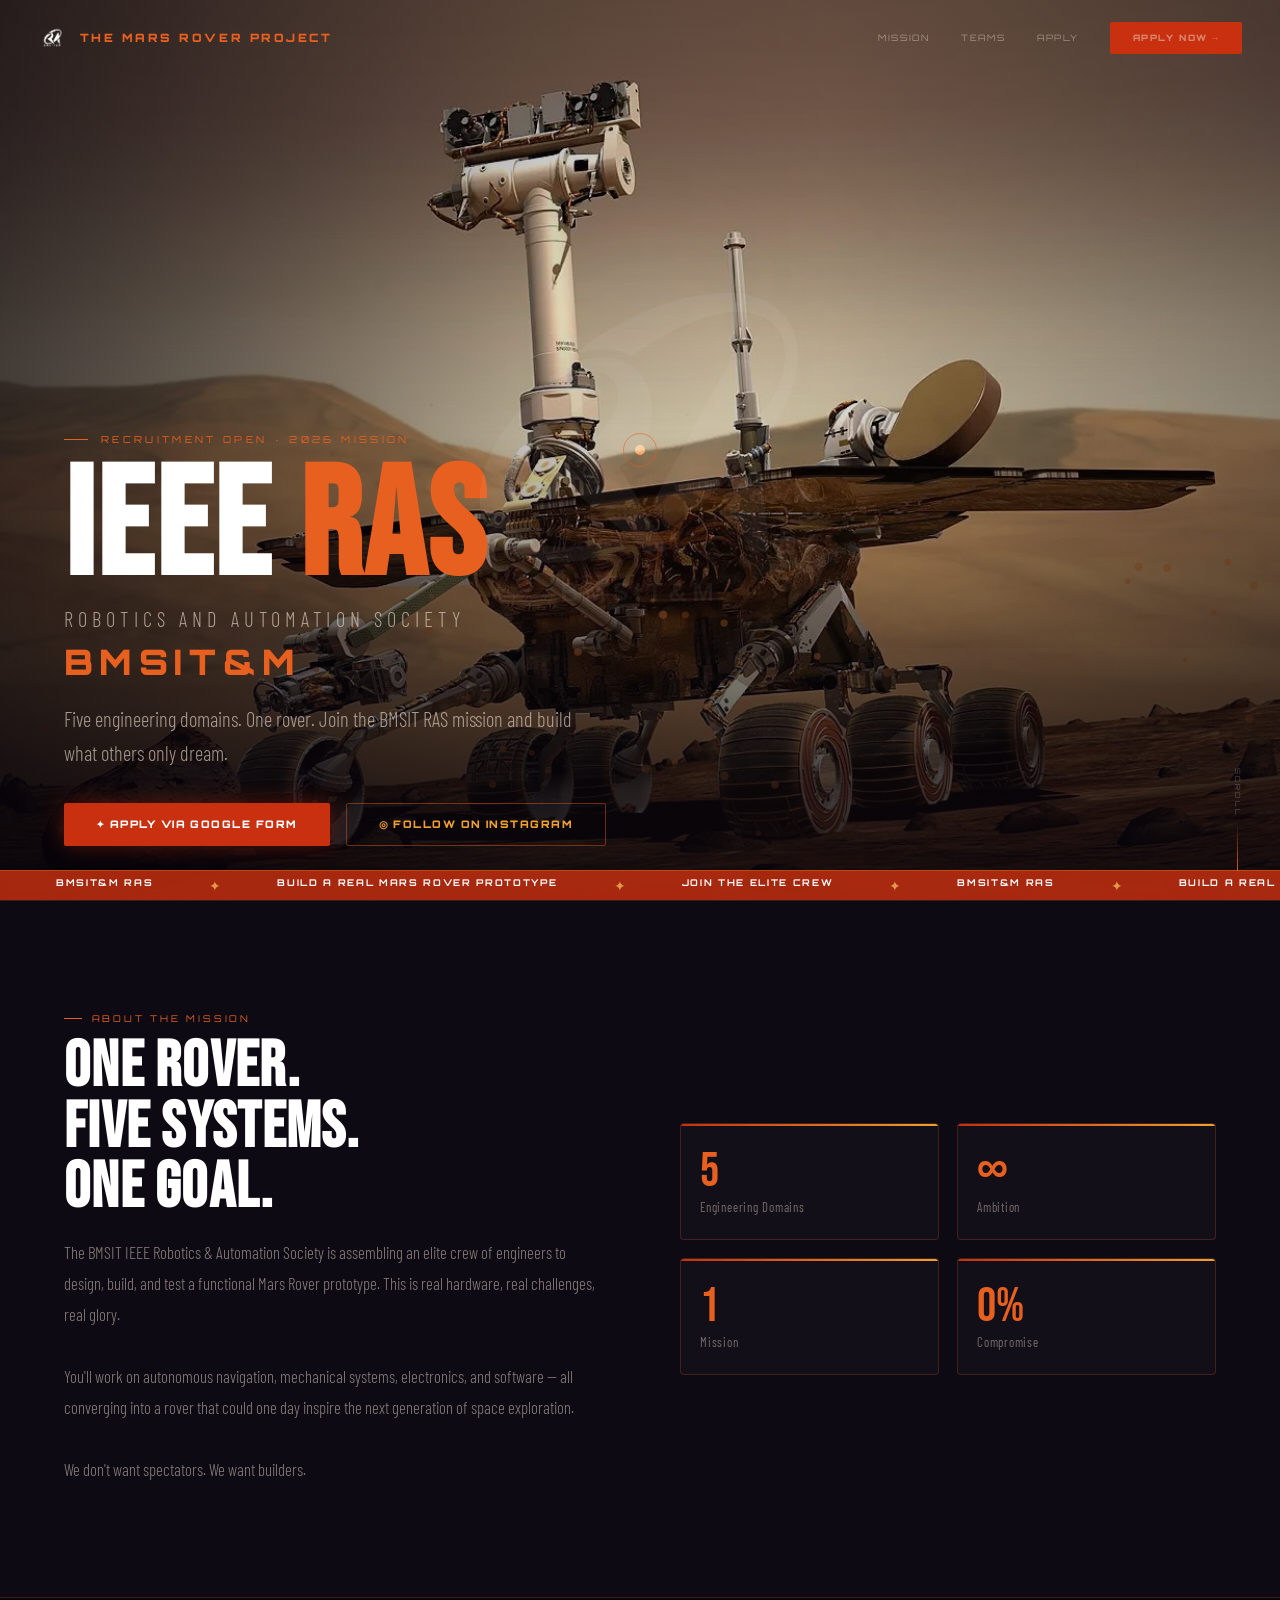
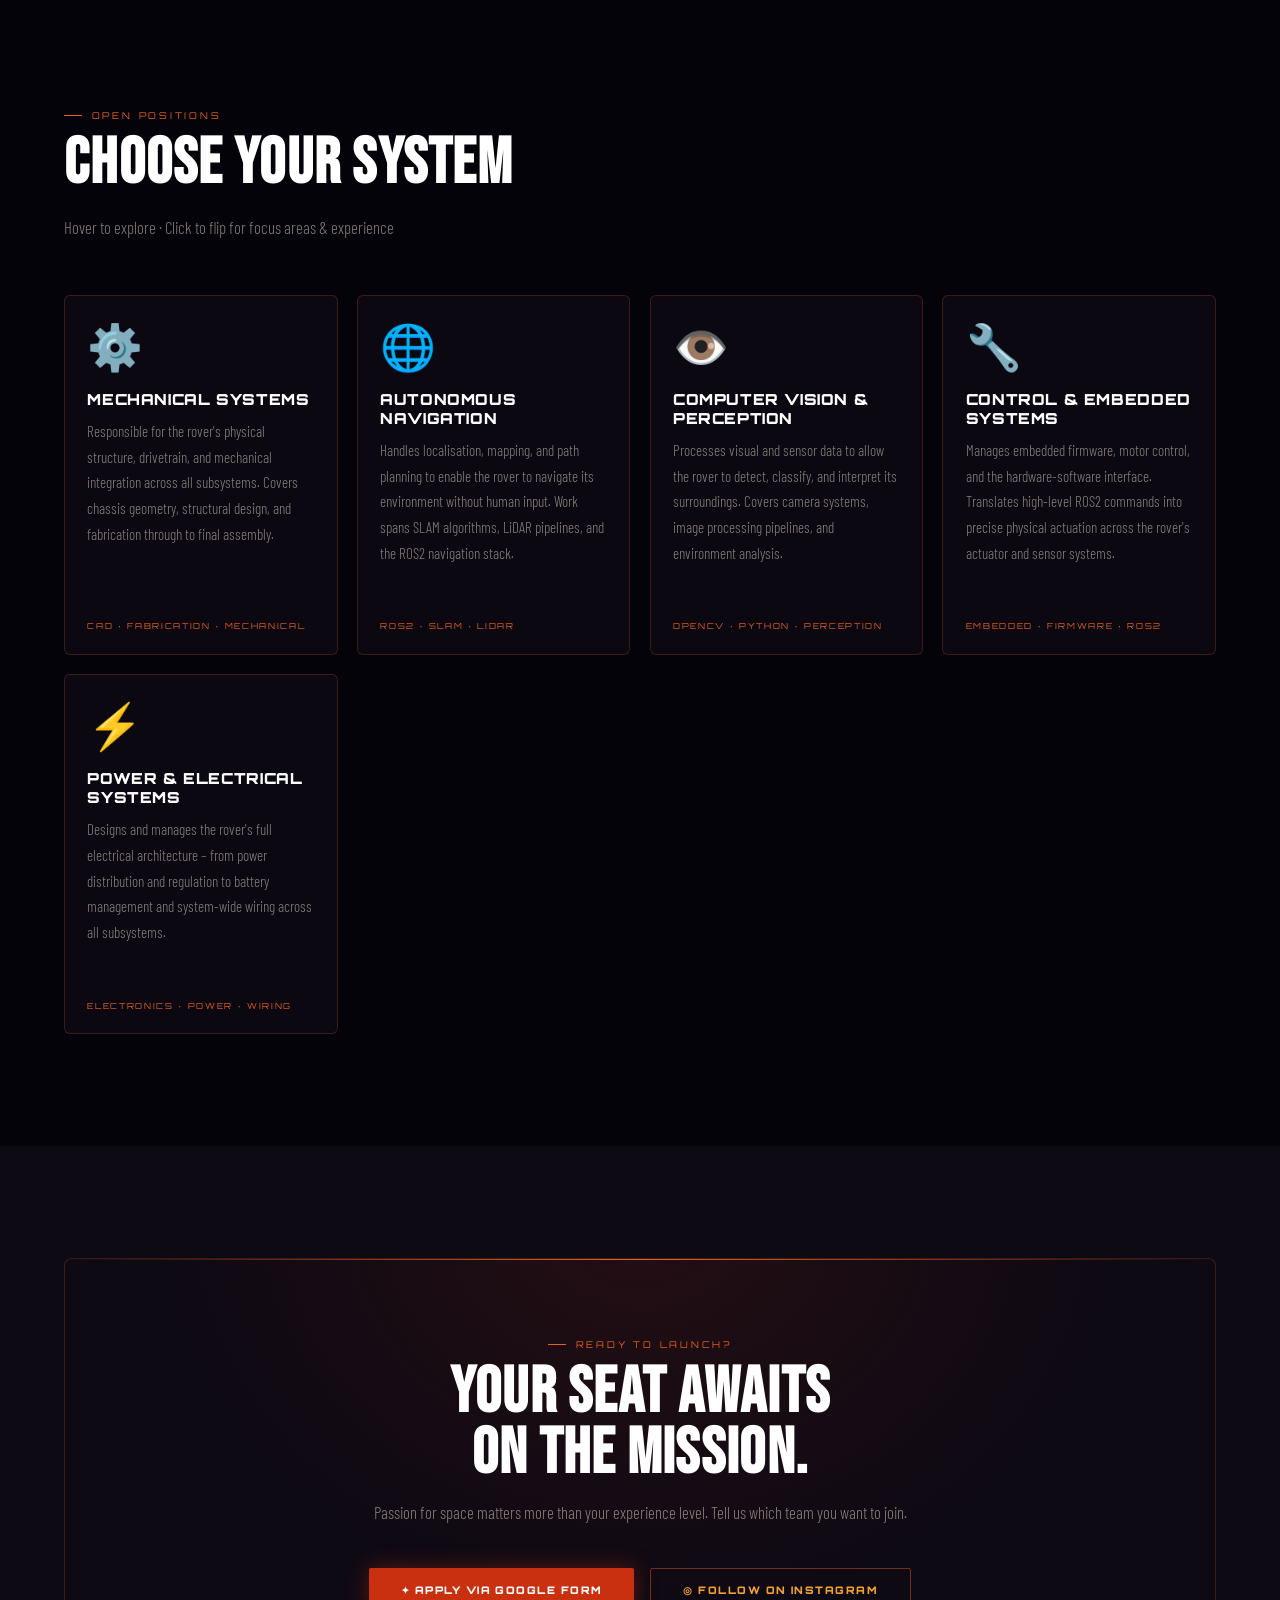
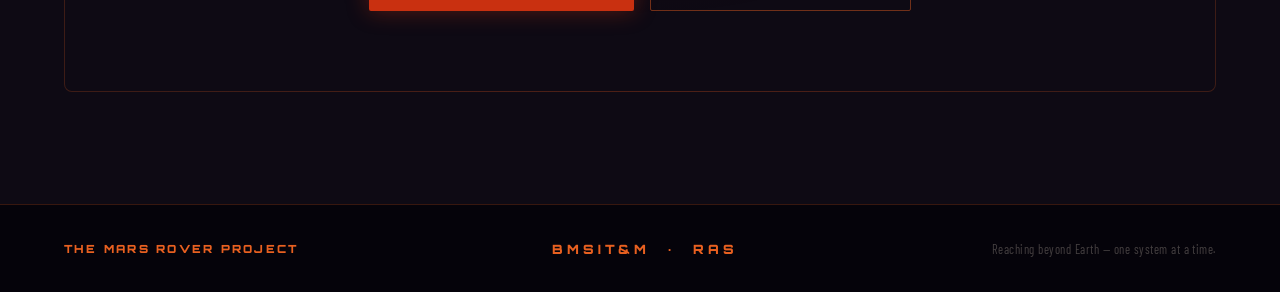
<file: the_mars_rover_project.html>
<!DOCTYPE html>
<html lang="en">
<head>
<meta charset="UTF-8"/>
<meta name="viewport" content="width=device-width,initial-scale=1.0"/>
<title>The Mars Rover Project — Join the Mission</title>
<link href="https://fonts.googleapis.com/css2?family=Bebas+Neue&family=Barlow+Condensed:ital,wght@0,300;0,400;0,600;0,700;1,300&family=Orbitron:wght@500;900&display=swap" rel="stylesheet"/>
<style>
*,*::before,*::after{box-sizing:border-box;margin:0;padding:0}
:root{
  --red:#c93010;--orange:#e86020;--amber:#f0a030;
  --pale:#ecddd0;--void:#05030a;--dark:#0e0a14;
  --border:rgba(232,96,32,.22);
}
html{scroll-behavior:smooth}
body{background:var(--void);color:var(--pale);font-family:"Barlow Condensed",sans-serif;overflow-x:hidden;cursor:none}

/* CURSOR */
#C,#CR{position:fixed;pointer-events:none;z-index:9999;transform:translate(-50%,-50%);border-radius:50%}
#C{width:10px;height:10px;background:var(--orange);mix-blend-mode:screen;transition:width .15s,height .15s}
#CR{width:34px;height:34px;border:1px solid rgba(232,96,32,.55);z-index:9998;transition:width .2s,height .2s}
body.hov #C{width:18px;height:18px}
body.hov #CR{width:48px;height:48px;border-color:var(--amber)}

/* NAV */
nav{position:fixed;top:0;left:0;right:0;z-index:200;display:flex;align-items:center;justify-content:space-between;padding:1.4rem 3vw;transition:background .4s,backdrop-filter .4s}
nav.s{background:rgba(5,3,10,.9);backdrop-filter:blur(14px);border-bottom:1px solid var(--border)}
.logo{font-family:"Orbitron",monospace;font-size:.72rem;font-weight:900;letter-spacing:.22em;color:var(--orange);text-decoration:none;display:flex;align-items:center;gap:.7rem}

.nav-r{display:flex;align-items:center;gap:2rem}
.nav-r a{font-family:"Orbitron",monospace;font-size:.55rem;letter-spacing:.18em;text-transform:uppercase;color:rgba(236,221,208,.5);text-decoration:none;transition:color .2s}
.nav-r a:hover{color:var(--amber)}
.nav-btn{font-family:"Orbitron",monospace;font-size:.6rem;font-weight:900;letter-spacing:.14em;text-transform:uppercase;padding:.6rem 1.4rem;background:var(--red);color:#fff;border-radius:2px;text-decoration:none;transition:background .2s,box-shadow .2s,transform .2s}
.nav-btn:hover{background:var(--orange);box-shadow:0 0 30px rgba(232,96,32,.6);transform:translateY(-2px)}

/* HERO */
.hero{position:relative;width:100%;height:100vh;min-height:600px;overflow:hidden}

/* Real rover photo background */
.hero-bg{
  position:absolute;inset:0;
  background-image:url("[data-uri]");
  background-size:cover;
  background-position:center 30%;
  background-repeat:no-repeat;
  transform:scale(1.04);
  animation:heroZoom 18s ease-in-out infinite alternate;
}
@keyframes heroZoom{from{transform:scale(1.04) translateX(0)}to{transform:scale(1.09) translateX(-1.5%)}}

/* dust canvas on top */
#dc{position:absolute;inset:0;width:100%;height:100%;z-index:5;pointer-events:none}

/* dark gradient overlays — exactly like car site */
.hero-grad-b{
  position:absolute;inset:0;z-index:6;pointer-events:none;
  background:linear-gradient(to top,rgba(5,3,10,.88) 0%,rgba(5,3,10,.45) 22%,rgba(5,3,10,.1) 45%,transparent 65%);
}
.hero-grad-l{
  position:absolute;inset:0;z-index:6;pointer-events:none;
  background:linear-gradient(to right,rgba(5,3,10,.5) 0%,rgba(5,3,10,.15) 40%,transparent 65%);
}

/* text overlay */
.hero-text{
  position:absolute;inset:0;z-index:10;
  display:flex;flex-direction:column;justify-content:flex-end;
  padding:0 5vw 6vh;pointer-events:none;
}
.hero-tag{font-family:"Orbitron",monospace;font-size:.6rem;letter-spacing:.35em;text-transform:uppercase;color:var(--orange);margin-bottom:1rem;display:flex;align-items:center;gap:.8rem;animation:fup .6s ease both}
.hero-tag::before{content:"";width:24px;height:1px;background:var(--orange)}
.hero-h{font-family:"Bebas Neue",sans-serif;font-size:clamp(4.5rem,12vw,12rem);line-height:.88;letter-spacing:.015em;color:#fff;animation:fup .75s .05s ease both}
.hero-h span{color:var(--orange)}
.hero-ras{font-family:"Barlow Condensed",sans-serif;font-size:clamp(.95rem,1.6vw,1.4rem);font-weight:300;letter-spacing:.25em;text-transform:uppercase;color:rgba(236,221,208,.65);margin-top:.6rem;animation:fup .9s .12s ease both}
.hero-bmsit{font-family:"Orbitron",monospace;font-size:clamp(1.4rem,2.8vw,2.2rem);font-weight:900;letter-spacing:.18em;text-transform:uppercase;color:var(--orange);margin-top:.5rem;animation:fup 1s .18s ease both}
.nav-ras-logo{height:32px;width:auto;opacity:.85;margin-left:.5rem;transition:opacity .2s}
.nav-ras-logo:hover{opacity:1}
.hero-sub{margin-top:1.2rem;font-size:clamp(1rem,1.6vw,1.3rem);font-weight:300;color:rgba(236,221,208,.65);max-width:520px;line-height:1.65;animation:fup .9s .12s ease both}
.hero-btns{display:flex;gap:1rem;flex-wrap:wrap;margin-top:2rem;animation:fup 1s .2s ease both;pointer-events:all}
.btn{font-family:"Orbitron",monospace;font-size:.65rem;font-weight:900;letter-spacing:.14em;text-transform:uppercase;text-decoration:none;padding:.85rem 2rem;border-radius:2px;display:inline-flex;align-items:center;gap:.55rem;transition:all .22s}
.btn-red{background:var(--red);color:#fff;box-shadow:0 0 22px rgba(201,48,16,.4)}
.btn-red:hover{background:var(--orange);box-shadow:0 0 45px rgba(232,96,32,.7);transform:translateY(-3px)}
.btn-line{border:1px solid rgba(232,96,32,.45);color:var(--amber)}
.btn-line:hover{border-color:var(--amber);background:rgba(240,160,48,.08);transform:translateY(-3px)}

/* scroll hint */
.sh{position:absolute;right:3vw;bottom:3vh;z-index:20;display:flex;flex-direction:column;align-items:center;gap:.4rem;pointer-events:none;animation:fup 1.2s .4s ease both}
.sh span{font-family:"Orbitron",monospace;font-size:.45rem;letter-spacing:.3em;color:rgba(236,221,208,.3);writing-mode:vertical-rl}
.sh-line{width:1px;height:50px;background:linear-gradient(to bottom,transparent,var(--orange));animation:grow 2s ease-in-out infinite}
@keyframes grow{0%,100%{transform:scaleY(0);transform-origin:top}50%{transform:scaleY(1)}}

/* SECTIONS */
section{padding:7rem 5vw}
.wrap{max-width:1200px;margin:0 auto}
.ey{font-family:"Orbitron",monospace;font-size:.58rem;letter-spacing:.3em;text-transform:uppercase;color:var(--orange);margin-bottom:.8rem;display:flex;align-items:center;gap:.6rem}
.ey::before{content:"";width:18px;height:1px;background:var(--orange)}
.sh2{font-family:"Bebas Neue",sans-serif;font-size:clamp(2.4rem,5vw,4.8rem);color:#fff;line-height:.95;margin-bottom:1.1rem;letter-spacing:.02em}
.sp{font-size:1.05rem;font-weight:300;line-height:1.85;color:rgba(236,221,208,.55);max-width:540px}

/* MISSION */
.miss{background:var(--dark);border-top:1px solid var(--border);border-bottom:1px solid var(--border)}
.mgrid{display:grid;grid-template-columns:1fr 1fr;gap:5rem;align-items:center}
.sgrid{display:grid;grid-template-columns:1fr 1fr;gap:1.1rem}
.sbox{background:rgba(255,255,255,.025);border:1px solid var(--border);border-radius:4px;padding:1.5rem 1.2rem;position:relative;overflow:hidden;transition:border-color .25s,background .25s}
.sbox:hover{border-color:rgba(232,96,32,.5);background:rgba(232,96,32,.04)}
.sbox::before{content:"";position:absolute;top:0;left:0;right:0;height:2px;background:linear-gradient(90deg,var(--red),var(--amber))}
.sn{font-family:"Bebas Neue",sans-serif;font-size:3rem;color:var(--orange);display:block;line-height:1}
.sl{font-size:.8rem;color:rgba(236,221,208,.45);margin-top:.3rem;letter-spacing:.06em}

/* TEAMS */
.teams{background:var(--void)}
.tgrid{display:grid;grid-template-columns:repeat(auto-fit,minmax(265px,1fr));gap:1.2rem;margin-top:3.2rem}
.tc{height:360px;perspective:1200px;cursor:pointer;transition:height .55s cubic-bezier(.4,0,.2,1)}
.tci{width:100%;height:100%;transform-style:preserve-3d;transition:transform .55s cubic-bezier(.4,0,.2,1);position:relative}
.tc:hover .tci,.tc.fl .tci{transform:rotateY(180deg)}
.tc:hover,.tc.fl{height:560px;}
.tcf,.tcb{position:absolute;inset:0;backface-visibility:hidden;border-radius:6px;border:1px solid var(--border);padding:1.4rem 1.4rem;display:flex;flex-direction:column}
.tcf{background:rgba(14,10,20,.85)}
.tcb{background:rgba(10,7,16,.95);transform:rotateY(180deg);justify-content:space-between;overflow-y:auto;}
.tc:hover .tcf{border-color:rgba(232,96,32,.45)}
.tc-ico{font-size:2.8rem;margin-bottom:1rem}
.tc-nm{font-family:"Orbitron",monospace;font-size:.95rem;font-weight:900;color:#fff;margin-bottom:.6rem;letter-spacing:.04em}
.tc-ds{font-size:.95rem;font-weight:300;line-height:1.7;color:rgba(236,221,208,.55)}
.tc-tg{margin-top:auto;padding-top:1.2rem;font-family:"Orbitron",monospace;font-size:.52rem;letter-spacing:.2em;text-transform:uppercase;color:var(--orange)}
.tc-bt{font-family:"Orbitron",monospace;font-size:.62rem;font-weight:900;letter-spacing:.12em;text-transform:uppercase;padding:.75rem;background:var(--red);color:#fff;text-decoration:none;text-align:center;border-radius:2px;transition:background .2s,box-shadow .2s;display:block;margin-top:1rem}
.tc-bt:hover{background:var(--orange);box-shadow:0 0 28px rgba(232,96,32,.55)}
.tc-rl{list-style:none;flex:1}
.tc-rl li{font-size:.8rem;font-weight:300;color:rgba(236,221,208,.6);padding:.28rem 0;border-bottom:1px solid rgba(232,96,32,.08);display:flex;align-items:center;gap:.45rem}
.tc-rl li::before{content:"↳";color:var(--orange);font-size:.75rem}
.tc-rh{font-family:"Orbitron",monospace;font-size:.82rem;font-weight:900;color:#fff;letter-spacing:.05em;margin-bottom:.8rem}

/* APPLY */
.apply{background:var(--dark);text-align:center}
.abox{border:1px solid var(--border);border-radius:8px;padding:5rem 2rem;position:relative;overflow:hidden;background:radial-gradient(ellipse at 50% -10%,rgba(201,48,16,.12) 0%,transparent 60%)}
.abox::before{content:"";position:absolute;top:0;left:0;right:0;height:1px;background:linear-gradient(90deg,transparent,var(--orange),transparent)}

/* FOOTER */
footer{background:var(--void);border-top:1px solid var(--border);padding:2.2rem 5vw;display:flex;align-items:center;justify-content:space-between;flex-wrap:wrap;gap:1rem}
.fl{font-family:"Orbitron",monospace;font-size:.7rem;font-weight:900;letter-spacing:.2em;color:var(--orange)}
footer p{font-size:.78rem;color:rgba(236,221,208,.28);letter-spacing:.04em}.footer-centre{font-family:"Orbitron",monospace;font-size:.8rem;font-weight:900;letter-spacing:.3em;color:var(--orange) !important;text-align:center;}

@keyframes fup{from{opacity:0;transform:translateY(24px)}to{opacity:1;transform:translateY(0)}}
.rv{opacity:0;transform:translateY(32px);transition:opacity .7s ease,transform .7s ease}
.rv.in{opacity:1;transform:none}

@media(max-width:680px){.nav-r a:not(.nav-btn){display:none}.mgrid{grid-template-columns:1fr;gap:3rem}}

/* TICKER */
.ticker-wrap{position:absolute;bottom:0;left:0;right:0;z-index:20;height:30px;background:rgba(201,48,16,.82);backdrop-filter:blur(4px);border-top:1px solid rgba(240,160,48,.28);overflow:hidden;display:flex;align-items:center;}
.ticker-track{display:flex;white-space:nowrap;animation:ticker 50s linear infinite;}
.ticker-track:hover{animation-play-state:paused;}
.ticker-item{font-family:"Orbitron",monospace;font-size:.58rem;font-weight:700;letter-spacing:.18em;text-transform:uppercase;color:#fff;padding:0 3.5rem;}
.ticker-sep{color:rgba(255,200,100,.7);font-size:.9rem;}
@keyframes ticker{from{transform:translateX(0)}to{transform:translateX(-50%)}}
</style>
</head>
<body>
<div id="C"></div><div id="CR"></div>

<nav id="nav">
  <a class="logo" href="#"><img src="[data-uri]" style="height:30px;width:auto;display:block;" alt="BMSIT&amp;M"/>THE MARS ROVER PROJECT</a>
  <div class="nav-r">
    <a href="#mission">Mission</a>
    <a href="#teams">Teams</a>
    <a href="#apply">Apply</a>
    <a href="https://forms.gle/nWNZbxFXMfEDBv829" target="_blank" class="nav-btn">Apply Now →</a>
  </div>
</nav>

<div class="hero">
  <div class="hero-bg"></div>
  <canvas id="dc"></canvas>
  <div class="hero-grad-b"></div>
  <div class="hero-grad-l"></div>
  <div class="hero-text">
    <div class="hero-tag">Recruitment Open · 2026 Mission</div>
    <h1 class="hero-h">IEEE <span>RAS</span></h1>
    <p class="hero-ras">Robotics and Automation Society</p>
    <p class="hero-bmsit">BMSIT&amp;M</p>
    <p class="hero-sub">Five engineering domains. One rover. Join the BMSIT RAS mission and build what others only dream.</p>
    <div class="hero-btns">
      <a href="https://forms.gle/nWNZbxFXMfEDBv829" target="_blank" class="btn btn-red">✦ Apply via Google Form</a>
      <a href="https://www.instagram.com/ras_bmsit?igsh=MWtnbW9oam1uNzdubQ==" target="_blank" class="btn btn-line">◎ Follow on Instagram</a>
    </div>
  </div>
  <div class="sh"><span>SCROLL</span><div class="sh-line"></div></div>

  <!-- MOVING TICKER STRAP -->
  <div class="ticker-wrap">
    <div class="ticker-track">
      <!-- repeated twice so loop is seamless -->
      <span class="ticker-item">BMSIT&amp;M RAS</span><span class="ticker-sep">✦</span>
      <span class="ticker-item">Build a Real Mars Rover Prototype</span><span class="ticker-sep">✦</span>
      <span class="ticker-item">Join the Elite Crew</span><span class="ticker-sep">✦</span>
      <span class="ticker-item">BMSIT&amp;M RAS</span><span class="ticker-sep">✦</span>
      <span class="ticker-item">Build a Real Mars Rover Prototype</span><span class="ticker-sep">✦</span>
      <span class="ticker-item">Join the Elite Crew</span><span class="ticker-sep">✦</span>
      <span class="ticker-item">BMSIT&amp;M RAS</span><span class="ticker-sep">✦</span>
      <span class="ticker-item">Build a Real Mars Rover Prototype</span><span class="ticker-sep">✦</span>
      <span class="ticker-item">Join the Elite Crew</span><span class="ticker-sep">✦</span>
      <span class="ticker-item">BMSIT&amp;M RAS</span><span class="ticker-sep">✦</span>
      <span class="ticker-item">Build a Real Mars Rover Prototype</span><span class="ticker-sep">✦</span>
      <span class="ticker-item">Join the Elite Crew</span><span class="ticker-sep">✦</span>
    </div>
  </div>
</div>

<section class="miss" id="mission">
  <div class="wrap">
    <div class="mgrid">
      <div class="rv">
        <p class="ey">About the Mission</p>
        <h2 class="sh2">ONE ROVER.<br>FIVE SYSTEMS.<br>ONE GOAL.</h2>
        <!-- ✏️ CHANGED START: intro paragraph -->
        <p class="sp">The BMSIT IEEE Robotics &amp; Automation Society is assembling an elite crew of engineers to design, build, and test a functional Mars Rover prototype. This is real hardware, real challenges, real glory.<br><br>You'll work on autonomous navigation, mechanical systems, electronics, and software — all converging into a rover that could one day inspire the next generation of space exploration.<br><br>We don't want spectators. We want builders.</p>
        <!-- ✏️ CHANGED END -->
      </div>
      <div class="sgrid rv">
        <!-- ✏️ CHANGED START: stat box -->
        <div class="sbox"><span class="sn">5</span><span class="sl">Engineering Domains</span></div>
        <!-- ✏️ CHANGED END -->
        <div class="sbox"><span class="sn">∞</span><span class="sl">Ambition</span></div>
        <div class="sbox"><span class="sn">1</span><span class="sl">Mission</span></div>
        <div class="sbox"><span class="sn">0%</span><span class="sl">Compromise</span></div>
      </div>
    </div>
  </div>
</section>

<section class="teams" id="teams">
  <div class="wrap">
    <p class="ey rv">Open Positions</p>
    <h2 class="sh2 rv">CHOOSE YOUR SYSTEM</h2>
    <p class="sp rv">Hover to explore · Click to flip for focus areas &amp; experience</p>
    <div class="tgrid">
      <!-- ✏️ CHANGED START: all team cards (4 updated + 1 new) -->
      <div class="tc rv"><div class="tci">
        <div class="tcf"><div class="tc-ico">⚙️</div><div class="tc-nm">MECHANICAL SYSTEMS</div><p class="tc-ds">Responsible for the rover's physical structure, drivetrain, and mechanical integration across all subsystems. Covers chassis geometry, structural design, and fabrication through to final assembly.</p><div class="tc-tg">CAD · Fabrication · Mechanical</div></div>
        <div class="tcb"><div><div class="tc-rh">Focus Areas</div><ul class="tc-rl"><li>Rover chassis design and structural analysis</li><li>Drivetrain layout and wheel assembly</li><li>Structural design and load considerations</li><li>CAD modeling and assembly documentation</li><li>Mechanical integration across subsystems</li></ul><div class="tc-rh" style="margin-top:.4rem;font-size:.68rem;">Preferred Experience</div><ul class="tc-rl"><li>CAD tools – SolidWorks, Fusion 360, or Onshape</li><li>Mechanical design fundamentals</li><li>Engineering drawing and tolerancing</li><li>Fabrication or prototyping experience</li></ul></div><a href="https://forms.gle/nWNZbxFXMfEDBv829" target="_blank" class="tc-bt">Apply → Mechanical Team</a></div>
      </div></div>
      <div class="tc rv"><div class="tci">
        <div class="tcf"><div class="tc-ico">🌐</div><div class="tc-nm">AUTONOMOUS NAVIGATION</div><p class="tc-ds">Handles localisation, mapping, and path planning to enable the rover to navigate its environment without human input. Work spans SLAM algorithms, LiDAR pipelines, and the ROS2 navigation stack.</p><div class="tc-tg">ROS2 · SLAM · LiDAR</div></div>
        <div class="tcb"><div><div class="tc-rh">Focus Areas</div><ul class="tc-rl"><li>Localisation and mapping (SLAM)</li><li>LiDAR data processing and integration</li><li>Path planning and obstacle avoidance</li><li>Robotics algorithms and motion planning</li><li>ROS2 navigation stack configuration</li></ul><div class="tc-rh" style="margin-top:.4rem;font-size:.68rem;">Preferred Experience</div><ul class="tc-rl"><li>ROS or ROS2 framework basics</li><li>Python or C++ programming</li><li>SLAM concepts and sensor fusion</li><li>LiDAR or range sensor familiarity</li></ul></div><a href="https://forms.gle/nWNZbxFXMfEDBv829" target="_blank" class="tc-bt">Apply → Nav Team</a></div>
      </div></div>
      <div class="tc rv"><div class="tci">
        <div class="tcf"><div class="tc-ico">👁️</div><div class="tc-nm">COMPUTER VISION &amp; PERCEPTION</div><p class="tc-ds">Processes visual and sensor data to allow the rover to detect, classify, and interpret its surroundings. Covers camera systems, image processing pipelines, and environment analysis.</p><div class="tc-tg">OpenCV · Python · Perception</div></div>
        <div class="tcb"><div><div class="tc-rh">Focus Areas</div><ul class="tc-rl"><li>Camera system setup and calibration</li><li>Visual perception pipeline development</li><li>Image processing and feature extraction</li><li>Environment and terrain analysis</li><li>Integration with navigation stack</li></ul><div class="tc-rh" style="margin-top:.4rem;font-size:.68rem;">Preferred Experience</div><ul class="tc-rl"><li>OpenCV or image processing libraries</li><li>Python programming</li><li>Image processing fundamentals</li><li>Raspberry Pi or Linux systems</li></ul></div><a href="https://forms.gle/nWNZbxFXMfEDBv829" target="_blank" class="tc-bt">Apply → Vision Team</a></div>
      </div></div>
      <div class="tc rv"><div class="tci">
        <div class="tcf"><div class="tc-ico">🔧</div><div class="tc-nm">CONTROL &amp; EMBEDDED SYSTEMS</div><p class="tc-ds">Manages embedded firmware, motor control, and the hardware-software interface. Translates high-level ROS2 commands into precise physical actuation across the rover's actuator and sensor systems.</p><div class="tc-tg">Embedded · Firmware · ROS2</div></div>
        <div class="tcb"><div><div class="tc-rh">Focus Areas</div><ul class="tc-rl"><li>Embedded programming for microcontrollers</li><li>Motor control and driver interfacing</li><li>PWM and GPIO interface implementation</li><li>PID control design and tuning</li><li>Robotics system integration with ROS2</li></ul><div class="tc-rh" style="margin-top:.4rem;font-size:.68rem;">Preferred Experience</div><ul class="tc-rl"><li>Microcontroller programming – Arduino, ESP32, or STM32</li><li>C / C++ for embedded systems</li><li>Motor drivers and PWM / GPIO interfaces</li><li>PID control basics</li></ul></div><a href="https://forms.gle/nWNZbxFXMfEDBv829" target="_blank" class="tc-bt">Apply → Control Team</a></div>
      </div></div>
      <div class="tc rv"><div class="tci">
        <div class="tcf"><div class="tc-ico">⚡</div><div class="tc-nm">POWER &amp; ELECTRICAL SYSTEMS</div><p class="tc-ds">Designs and manages the rover's full electrical architecture – from power distribution and regulation to battery management and system-wide wiring across all subsystems.</p><div class="tc-tg">Electronics · Power · Wiring</div></div>
        <div class="tcb"><div><div class="tc-rh">Focus Areas</div><ul class="tc-rl"><li>Power distribution network design</li><li>Voltage regulation – buck / boost converters</li><li>Battery system selection and management</li><li>Electrical architecture and wiring</li><li>Cross-subsystem electrical integration</li></ul><div class="tc-rh" style="margin-top:.4rem;font-size:.68rem;">Preferred Experience</div><ul class="tc-rl"><li>Power electronics basics</li><li>Buck / boost converter principles</li><li>Battery systems and load estimation</li><li>Circuit schematic design tools</li></ul></div><a href="https://forms.gle/nWNZbxFXMfEDBv829" target="_blank" class="tc-bt">Apply → Power Team</a></div>
      </div></div>
      <!-- ✏️ CHANGED END -->
    </div>
  </div>
</section>

<section class="apply" id="apply">
  <div class="wrap">
    <div class="abox rv">
      <p class="ey" style="justify-content:center;margin-bottom:.8rem">Ready to Launch?</p>
      <h2 class="sh2" style="margin-bottom:.8rem">YOUR SEAT AWAITS<br>ON THE MISSION.</h2>
      <p class="sp" style="margin:0 auto 2.5rem;text-align:center">Passion for space matters more than your experience level. Tell us which team you want to join.</p>
      <div class="hero-btns" style="justify-content:center">
        <a href="https://forms.gle/nWNZbxFXMfEDBv829" target="_blank" class="btn btn-red">✦ Apply via Google Form</a>
        <a href="https://www.instagram.com/ras_bmsit?igsh=MWtnbW9oam1uNzdubQ==" target="_blank" class="btn btn-line">◎ Follow on Instagram</a>
      </div>
    </div>
  </div>
</section>

<footer>
  <div class="fl">THE MARS ROVER PROJECT</div>
  <p class="footer-centre">BMSIT&amp;M &nbsp;·&nbsp; RAS</p>
  <p>Reaching beyond Earth — one system at a time.</p>
</footer>

<script>
(function(){
"use strict";

/* CURSOR */
const C=document.getElementById("C"),CR=document.getElementById("CR");
let mx=innerWidth/2,my=innerHeight/2,rx=mx,ry=my;
document.addEventListener("mousemove",e=>{mx=e.clientX;my=e.clientY});
document.querySelectorAll("a,button,.tc,.sbox").forEach(el=>{
  el.addEventListener("mouseenter",()=>document.body.classList.add("hov"));
  el.addEventListener("mouseleave",()=>document.body.classList.remove("hov"));
});
(function lag(){
  rx+=(mx-rx)*.13;ry+=(my-ry)*.13;
  C.style.left=mx+"px";C.style.top=my+"px";
  CR.style.left=rx+"px";CR.style.top=ry+"px";
  requestAnimationFrame(lag);
})();

/* NAV */
window.addEventListener("scroll",()=>document.getElementById("nav").classList.toggle("s",scrollY>40));

/* SCROLL REVEAL */
const obs=new IntersectionObserver(es=>{es.forEach(e=>{if(e.isIntersecting){e.target.classList.add("in");obs.unobserve(e.target)}})},{threshold:.1});
document.querySelectorAll(".rv").forEach((el,i)=>{el.style.transitionDelay=(i%5)*.1+"s";obs.observe(el)});

/* TEAM FLIP */
document.querySelectorAll(".tc").forEach(c=>c.addEventListener("click",()=>c.classList.toggle("fl")));

/* ═══════════════════════════════════
   DUST CANVAS — layered dust storms
   over the real rover photo
   ═══════════════════════════════════ */
const cv=document.getElementById("dc");
const cx=cv.getContext("2d");
let W,H,T=0;
function resize(){W=cv.width=cv.offsetWidth;H=cv.height=cv.offsetHeight}
resize();window.addEventListener("resize",()=>{resize();initDust()});

/* DUST MOTE */
class Mote{
  constructor(layer){
    this.layer=layer; // 0=far,1=mid,2=near
    this.reset(true);
  }
  reset(init=false){
    const ly=this.layer;
    this.x=init?Math.random()*W:(Math.random()<.5?-30:W+30);
    // layers: far=upper, near=ground level
    const bands=[[.15,.65],[.45,.82],[.62,.94]];
    const [yMin,yMax]=bands[ly];
    this.y=H*(yMin+Math.random()*(yMax-yMin));
    const speeds=[.25,.7,1.6];
    const spd=speeds[ly]+Math.random()*speeds[ly];
    this.vx=(this.x<W/2?1:-1)*spd;
    this.vy=(Math.random()-.5)*.4;
    const radii=[.4,.9,2.2];
    this.r=radii[ly]+Math.random()*radii[ly];
    const alphas=[.06,.14,.38];
    this.a=alphas[ly]+Math.random()*alphas[ly]*.8;
    this.life=1;
    this.dec=Math.random()*.0015+.0005*(ly+1);
    this.wx=Math.random()*Math.PI*2;this.wy=Math.random()*Math.PI*2;
    this.wvx=.01+Math.random()*.025;this.wvy=.018+Math.random()*.035;
  }
  tick(){
    this.wx+=this.wvx;this.wy+=this.wvy;
    this.x+=this.vx+Math.sin(this.wx)*.7;
    this.y+=this.vy+Math.sin(this.wy)*.35;
    this.life-=this.dec;
    if(this.life<=0||this.x<-40||this.x>W+40)this.reset();
  }
  draw(){
    const a=this.a*this.life;
    const cols=["rgba(195,145,100,","rgba(215,130,70,","rgba(210,115,55,"];
    cx.beginPath();cx.arc(this.x,this.y,this.r,0,Math.PI*2);
    cx.fillStyle=cols[this.layer]+a+")";cx.fill();
  }
}

/* SWIRL — circular dust devil */
class DustDevil{
  constructor(){this.reset()}
  reset(){
    this.x=Math.random()*W*.8+W*.1;
    this.y=H*(.5+Math.random()*.4);
    this.r=20+Math.random()*60;
    this.angle=Math.random()*Math.PI*2;
    this.life=1;this.dec=.004+Math.random()*.003;
    this.speed=.02+Math.random()*.03;
    this.drift=Math.random()-.5;
    this.particles=[];
    for(let i=0;i<18;i++){
      const a=Math.random()*Math.PI*2;
      const d=this.r*(0.3+Math.random()*.7);
      this.particles.push({
        ang:a,dist:d,
        spd:.04+Math.random()*.06,
        r:.8+Math.random()*2,
        a:.1+Math.random()*.25,
        phase:Math.random()*Math.PI*2
      });
    }
  }
  tick(){
    this.angle+=this.speed;
    this.x+=this.drift*.4;
    this.y-=.3;
    this.life-=this.dec;
    if(this.life<=0||this.y<H*.1)this.reset();
  }
  draw(T){
    if(this.life<=0)return;
    for(const p of this.particles){
      p.ang+=p.spd;
      const spread=1+.3*Math.sin(T*.8+p.phase);
      const px=this.x+Math.cos(this.angle+p.ang)*p.dist*spread;
      const py=this.y+Math.sin(this.angle+p.ang)*p.dist*.35;
      const a=p.a*this.life;
      cx.beginPath();cx.arc(px,py,p.r,0,Math.PI*2);
      cx.fillStyle=`rgba(200,120,55,${a})`;cx.fill();
    }
  }
}

let motes=[],devils=[];
function initDust(){
  motes=[];devils=[];
  for(let i=0;i<100;i++)motes.push(new Mote(0)); // far
  for(let i=0;i<80;i++) motes.push(new Mote(1)); // mid
  for(let i=0;i<55;i++) motes.push(new Mote(2)); // near
  for(let i=0;i<3;i++)  devils.push(new DustDevil());
}
initDust();

/* GROUND HAZE — warm band at horizon */
function drawHaze(){
  // horizon warm glow
  const hg=cx.createLinearGradient(0,H*.38,0,H*.72);
  hg.addColorStop(0,"transparent");
  hg.addColorStop(.5,"rgba(160,70,20,0.06)");
  hg.addColorStop(1,"rgba(120,50,15,0.04)");
  cx.fillStyle=hg;cx.fillRect(0,H*.38,W,H*.34);

  // ground-level sweep (like Martian dust hugging soil)
  const gg=cx.createLinearGradient(0,H*.75,0,H);
  gg.addColorStop(0,"transparent");
  gg.addColorStop(.6,"rgba(180,90,30,0.1)");
  gg.addColorStop(1,"rgba(140,60,20,0.18)");
  cx.fillStyle=gg;cx.fillRect(0,H*.75,W,H*.25);
}

/* SUBTLE VIGNETTE */
function drawVig(){
  const vg=cx.createRadialGradient(W*.5,H*.4,H*.1,W*.5,H*.4,H*.85);
  vg.addColorStop(0,"transparent");
  vg.addColorStop(1,"rgba(3,1,6,0.45)");
  cx.fillStyle=vg;cx.fillRect(0,0,W,H);
}

/* WIND STREAKS — fast thin lines at ground */
let streaks=[];
function spawnStreak(){
  if(Math.random()>.015)return;
  const y=H*(.72+Math.random()*.22);
  const len=40+Math.random()*120;
  streaks.push({x:Math.random()<.5?-len:W+len,y,len,vx:(Math.random()<.5?2.5:-2.5)*(1+Math.random()),a:.08+Math.random()*.12,life:1,dec:.018+Math.random()*.02});
}
function drawStreaks(){
  streaks=streaks.filter(s=>s.life>0);
  for(const s of streaks){
    s.x+=s.vx;s.life-=s.dec;
    cx.save();cx.globalAlpha=s.a*s.life;
    cx.beginPath();cx.moveTo(s.x,s.y);cx.lineTo(s.x-s.len*(s.vx>0?1:-1)*.8,s.y+1);
    cx.strokeStyle="rgba(210,140,70,1)";cx.lineWidth=.6;cx.stroke();
    cx.restore();
  }
}

/* MAIN LOOP */
function frame(ts){
  T=ts*.001;
  cx.clearRect(0,0,W,H);

  drawHaze();

  // far dust
  for(let i=0;i<100;i++){motes[i].tick();motes[i].draw()}

  // dust devils (mid-distance)
  for(const d of devils){d.tick();d.draw(T)}

  // mid dust
  for(let i=100;i<180;i++){motes[i].tick();motes[i].draw()}

  // wind streaks
  spawnStreak();drawStreaks();

  // near dust (closest to camera)
  for(let i=180;i<235;i++){motes[i].tick();motes[i].draw()}

  drawVig();
  requestAnimationFrame(frame);
}
requestAnimationFrame(frame);
})();
</script>

<!-- WATERMARK: RAS logo centred -->
<div id="wm" style="
  position:fixed;
  top:50%;left:50%;
  transform:translate(-50%,-50%);
  z-index:9000;
  pointer-events:none;
  opacity:0.055;
  width:320px;
  max-width:40vw;
">
  <div style="display:flex;flex-direction:column;align-items:center;">
    <img src="[data-uri]" style="width:100%;height:auto;display:block;" alt=""/>
    <p style="font-family:\'Arial Black\',sans-serif;font-weight:900;font-size:clamp(1rem,3vw,1.6rem);letter-spacing:.22em;color:#fff;margin-top:.5rem;text-align:center;">BMSIT&amp;M</p>
  </div>
</div>
</body>
</html>
</file>
